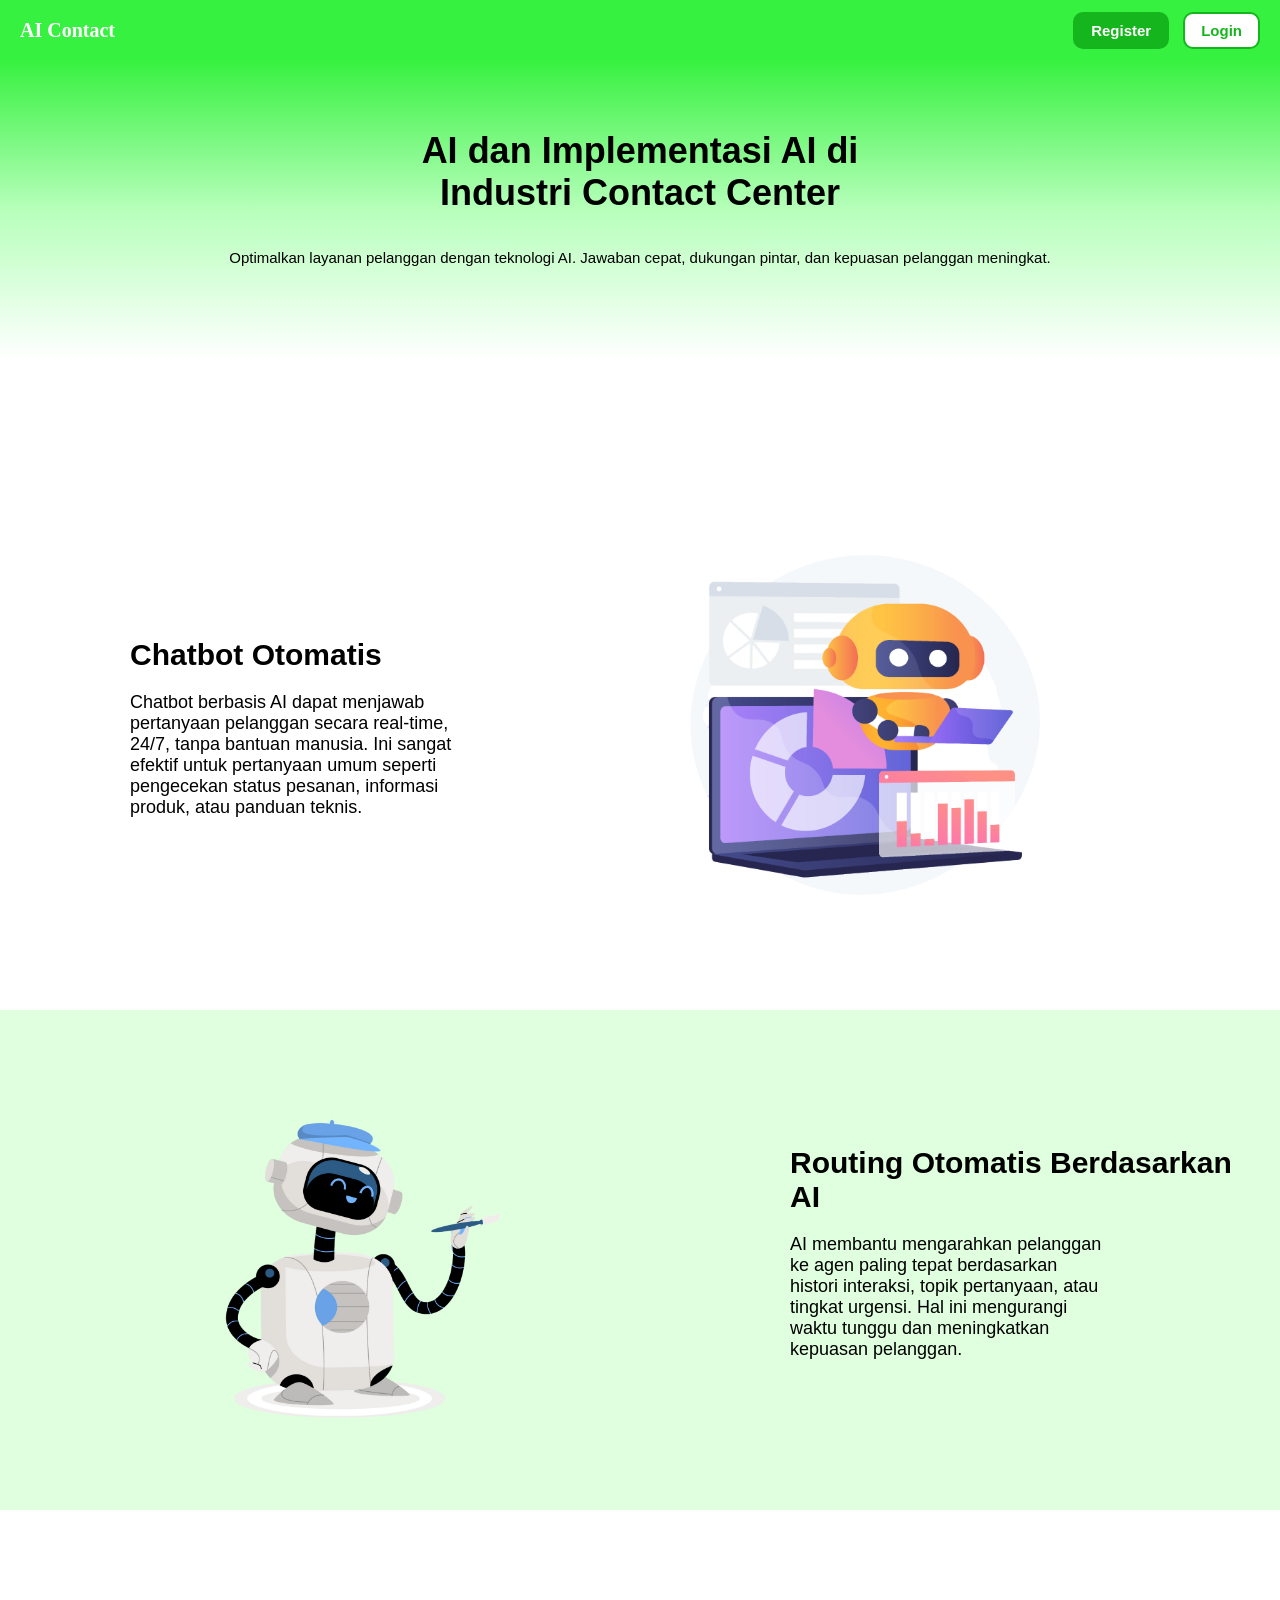
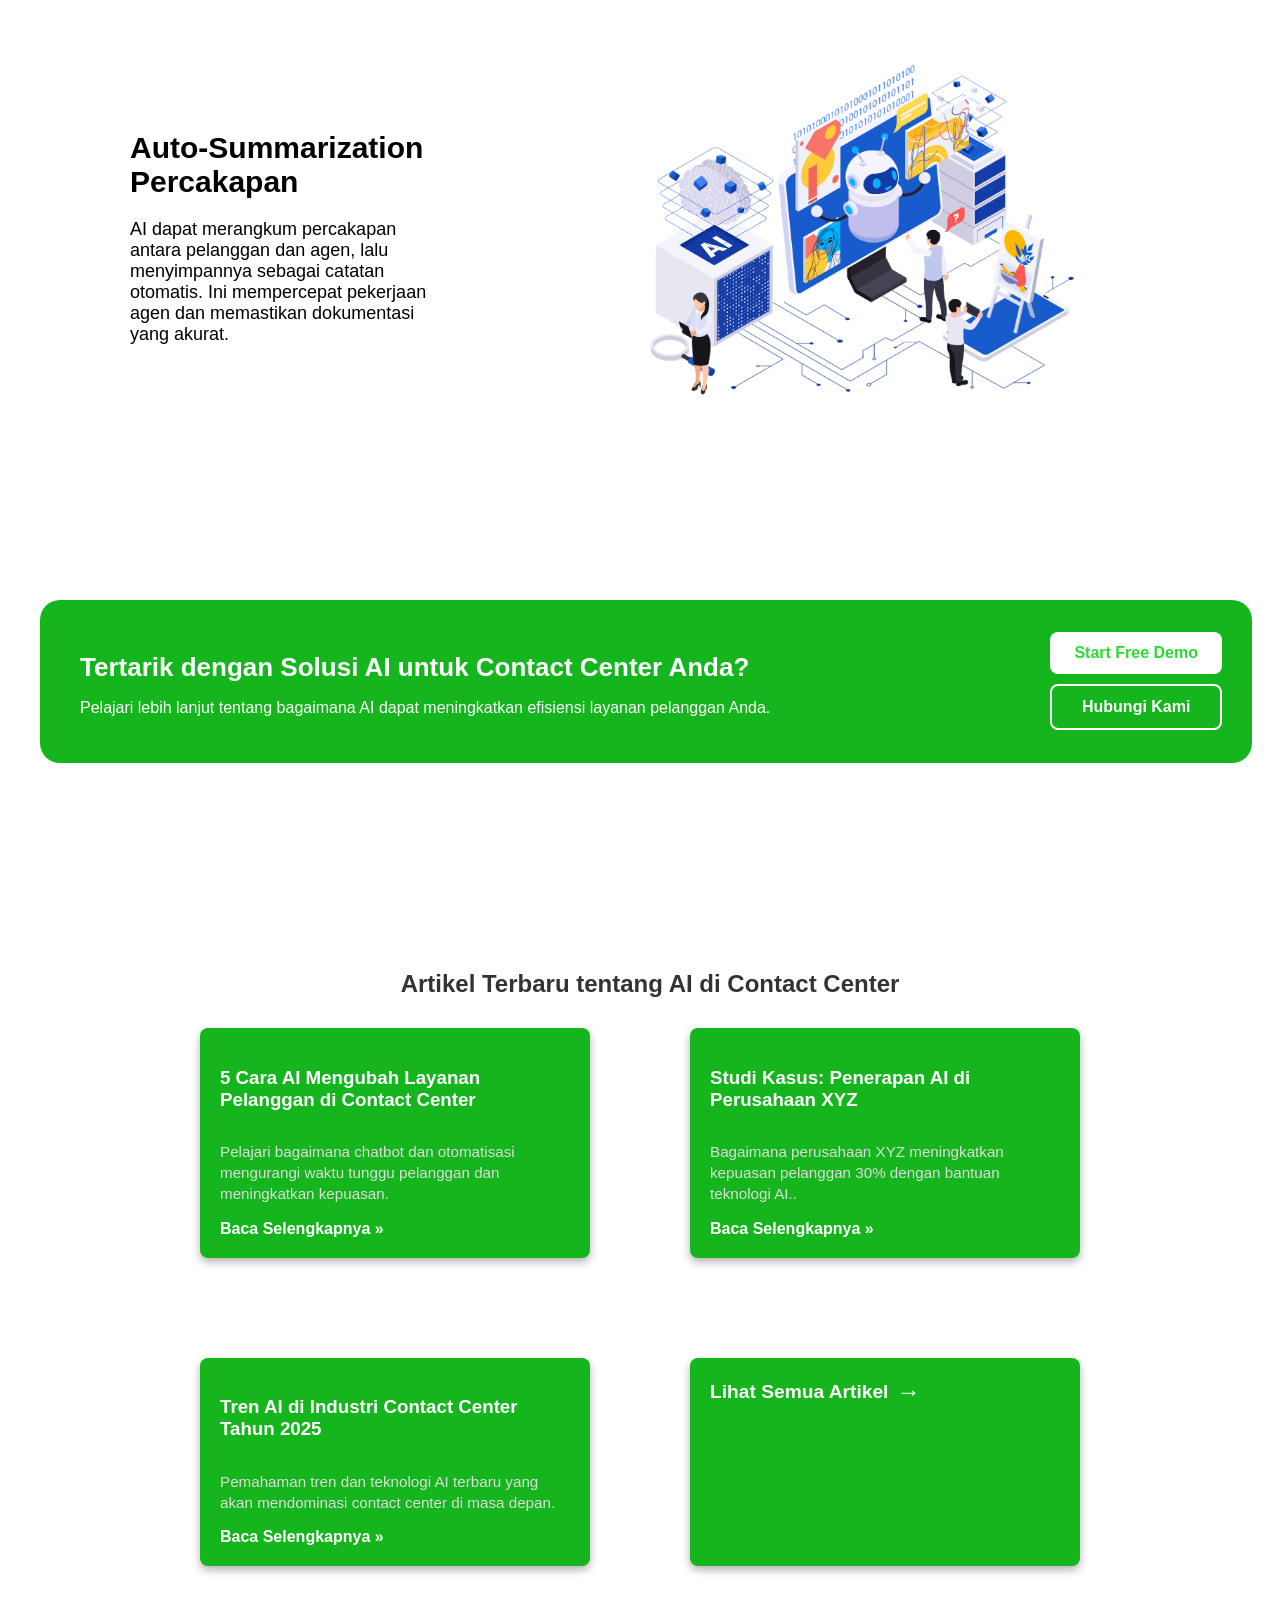
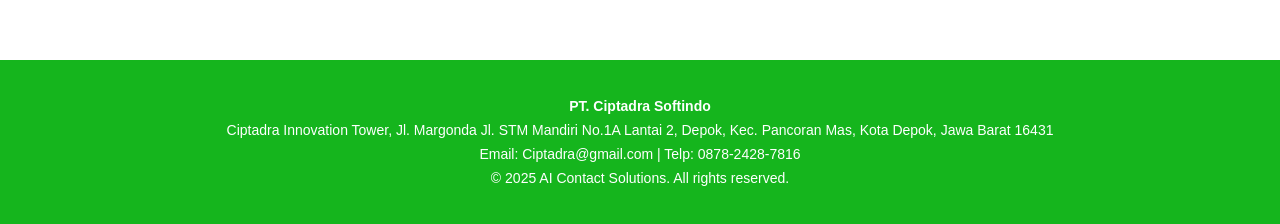
<file: index.html>
<!DOCTYPE html>
<html lang="id">
  <head>
    <meta charset="UTF-8" />
    <meta name="viewport" content="width=device-width, initial-scale=1.0, maximum-scale=1.0, user-scalable=no" />
    <title>Landing Page Multi-Halaman</title>
    <link rel="stylesheet" href="css/section1.css">
    <link rel="stylesheet" href="css/section2.css">
    <link rel="stylesheet" href="css/nav.css">
    <link rel="stylesheet" href="css/section3.css">
    <link rel="stylesheet" href="css/section4.css">
    <link rel="stylesheet" href="css/cta.css">
    <link rel="stylesheet" href="css/footer.css">
    <link rel="stylesheet" href="css/blog.css">
    <link rel="stylesheet" href="css/campur.css">
  </head>
  <body>
    <nav>
      <div class="logo-bot">
        <div class="logo">AI Contact</div>
      </div>
      <div class="menu">
        <p class="btn login" style="color: white">Register</p>
        <p class="btn register">Login</p>
      </div>
    </nav>

    <section id="section1" class="section-1">
      <h1 style="font-family:'Segoe UI', Tahoma, Geneva, Verdana, sans-serif;">AI dan Implementasi AI di Industri Contact Center</h1>
      <p>
        Optimalkan layanan pelanggan dengan teknologi AI. Jawaban cepat, dukungan pintar, dan kepuasan pelanggan meningkat.
      </p>
    </section>

    <section id="section2" class="section-2">
      <div class="content-wrapper">
        <div class="text">
          <h1>Chatbot Otomatis</h1>
          <p>
            Chatbot berbasis AI dapat menjawab pertanyaan pelanggan secara real-time, 24/7, tanpa bantuan manusia. 
            Ini sangat efektif untuk pertanyaan umum seperti pengecekan status pesanan, informasi produk, atau panduan teknis.
          </p>
        </div>
        <img src="image/robot-sec1.png" alt="Robot Image" />
      </div>
    </section>
    <section id="section3" class="section-3">
      <div class="content-wrapper">
        <img src="image/robot-sec2.png" alt="Sentiment Analysis Image" />
        <div class="text">
          <h1> Routing Otomatis Berdasarkan AI</h1>
          <p>
            AI membantu mengarahkan pelanggan ke agen paling tepat berdasarkan histori interaksi, topik pertanyaan, atau tingkat urgensi. 
            Hal ini mengurangi waktu tunggu dan meningkatkan kepuasan pelanggan.
          </p>
        </div>
      </div>
    </section>
    <section id="section4" class="section-4">
      <div class="content-wrapper">
        <div class="text">
          <h1>Auto-Summarization Percakapan</h1>
          <p>
            AI dapat merangkum percakapan antara pelanggan dan agen, lalu menyimpannya sebagai catatan otomatis. 
            Ini mempercepat pekerjaan agen dan memastikan dokumentasi yang akurat.
          </p>
        </div>
        <img src="image/robot-sec3.png" alt="Robot Image" />
      </div>
    </section>
    
    <section id="cta" class="cta-section">
      <div class="card-cta">
        <div class="cta-content">
          <div class="cta-text">
            <h2>Tertarik dengan Solusi AI untuk Contact Center Anda?</h2>
            <p>Pelajari lebih lanjut tentang bagaimana AI dapat meningkatkan efisiensi layanan pelanggan Anda.</p>
          </div>
          <div class="cta-buttons">
            <a href="#contact" class="cta-button">Start Free Demo</a>
            <a href="#contact" class="cta-button secondary">Hubungi Kami</a>
          </div>
        </div>
      </div>
    </section>

    <section id="artikel" class="artikel-section">
      <h2>Artikel Terbaru tentang AI di Contact Center</h2>
      <div class="artikel-cards">
        <div class="card">
          <h3>5 Cara AI Mengubah Layanan Pelanggan di Contact Center</h3>
          <p>Pelajari bagaimana chatbot dan otomatisasi mengurangi waktu tunggu pelanggan dan meningkatkan kepuasan.</p>
          <a href="#">Baca Selengkapnya &raquo;</a>
        </div>
        <div class="card">
          <h3>Studi Kasus: Penerapan AI di Perusahaan XYZ</h3>
          <p>Bagaimana perusahaan XYZ meningkatkan kepuasan pelanggan 30% dengan bantuan teknologi AI..</p>
          <a href="#">Baca Selengkapnya &raquo;</a>
        </div>
        <div class="card">
          <h3>Tren AI di Industri Contact Center Tahun 2025</h3>
          <p>Pemahaman tren dan teknologi AI terbaru yang akan mendominasi contact center di masa depan.</p>
          <a href="#">Baca Selengkapnya &raquo;</a>
        </div>
        <div class="card lihat-semua">
          <a href="#" class="lihat-semua-link">
            Lihat Semua Artikel
            <span class="arrow">→</span>
          </a>
        </div>
      </div>
    </section>

    <footer class="footer">
      <div class="footer-content">
        <p><strong>PT. Ciptadra Softindo</strong></p>
        <p>Ciptadra Innovation Tower, Jl. Margonda Jl. STM Mandiri No.1A Lantai 2, Depok, Kec. Pancoran Mas, Kota Depok, Jawa Barat 16431</p>
        <p>Email: Ciptadra@gmail.com | Telp: 0878-2428-7816</p>
        <p>&copy; 2025 AI Contact Solutions. All rights reserved.</p>
      </div>
    </footer>
  </body>
</html>
</file>
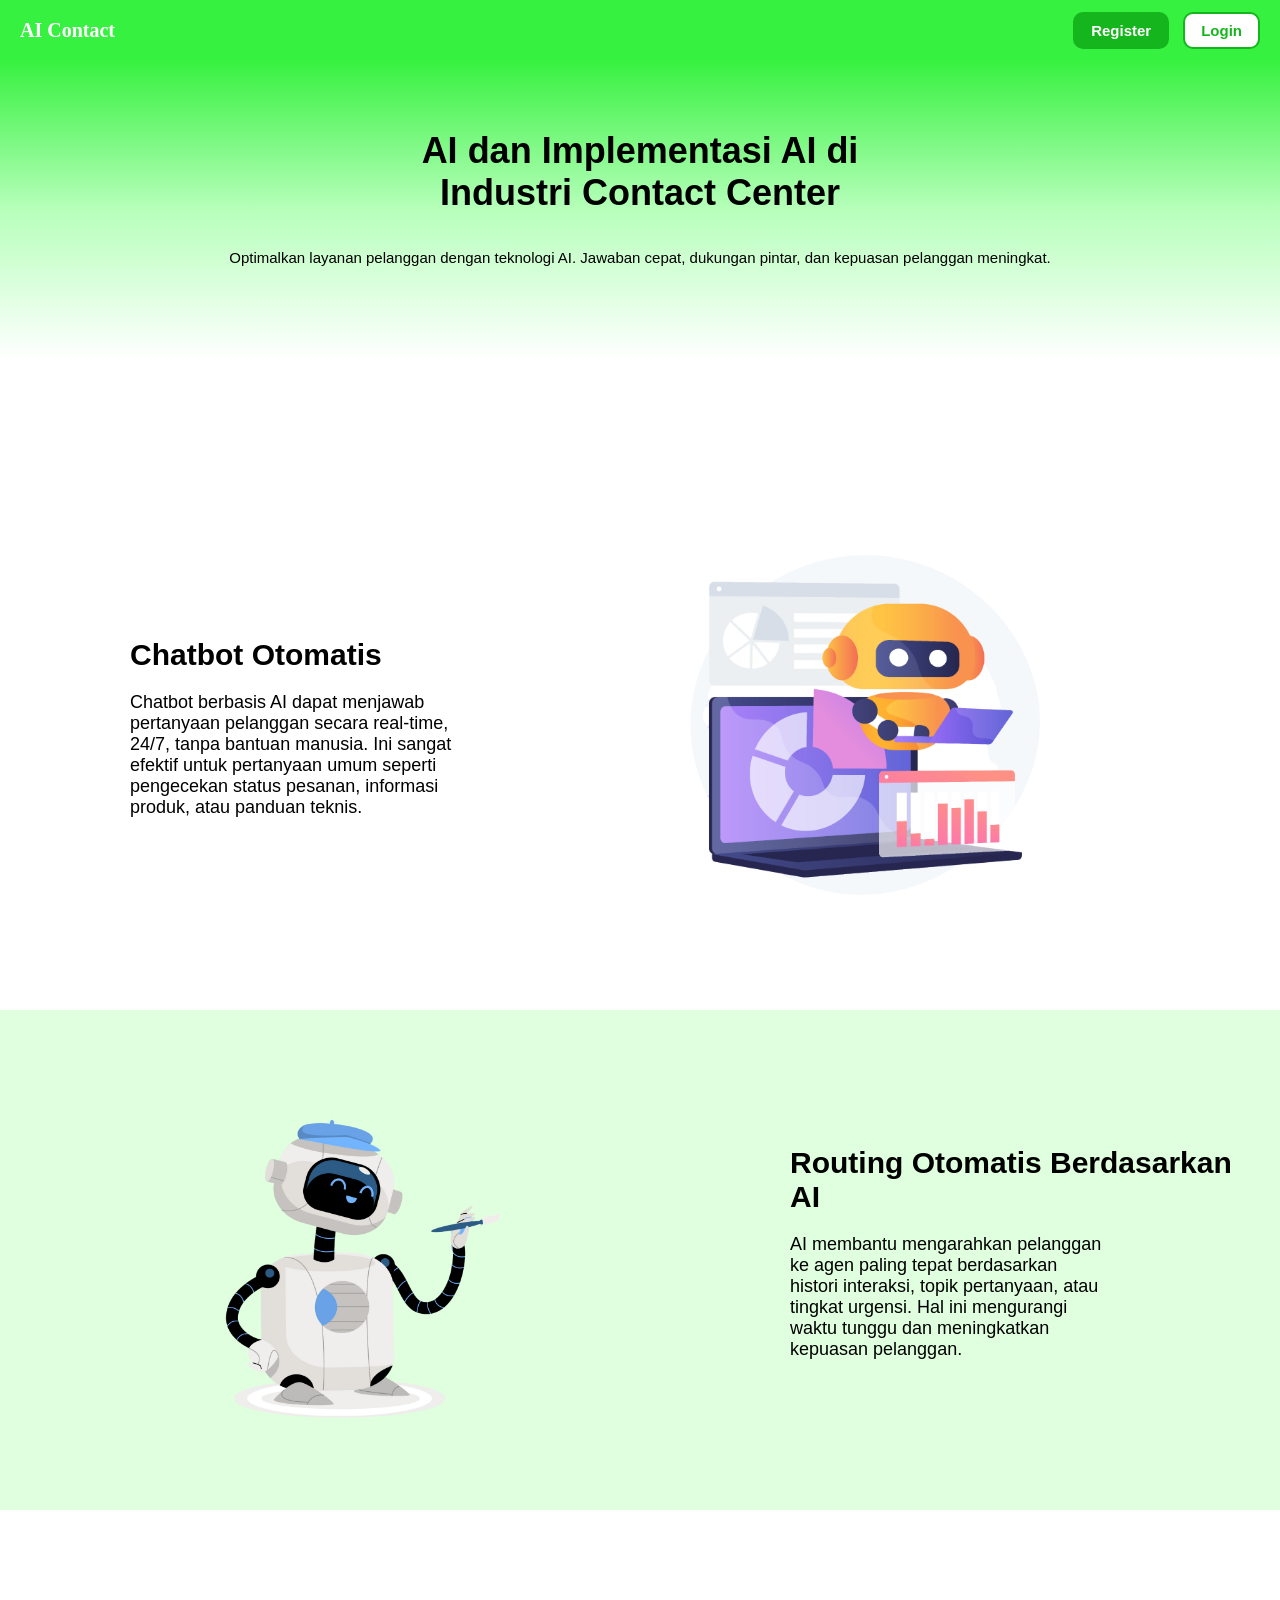
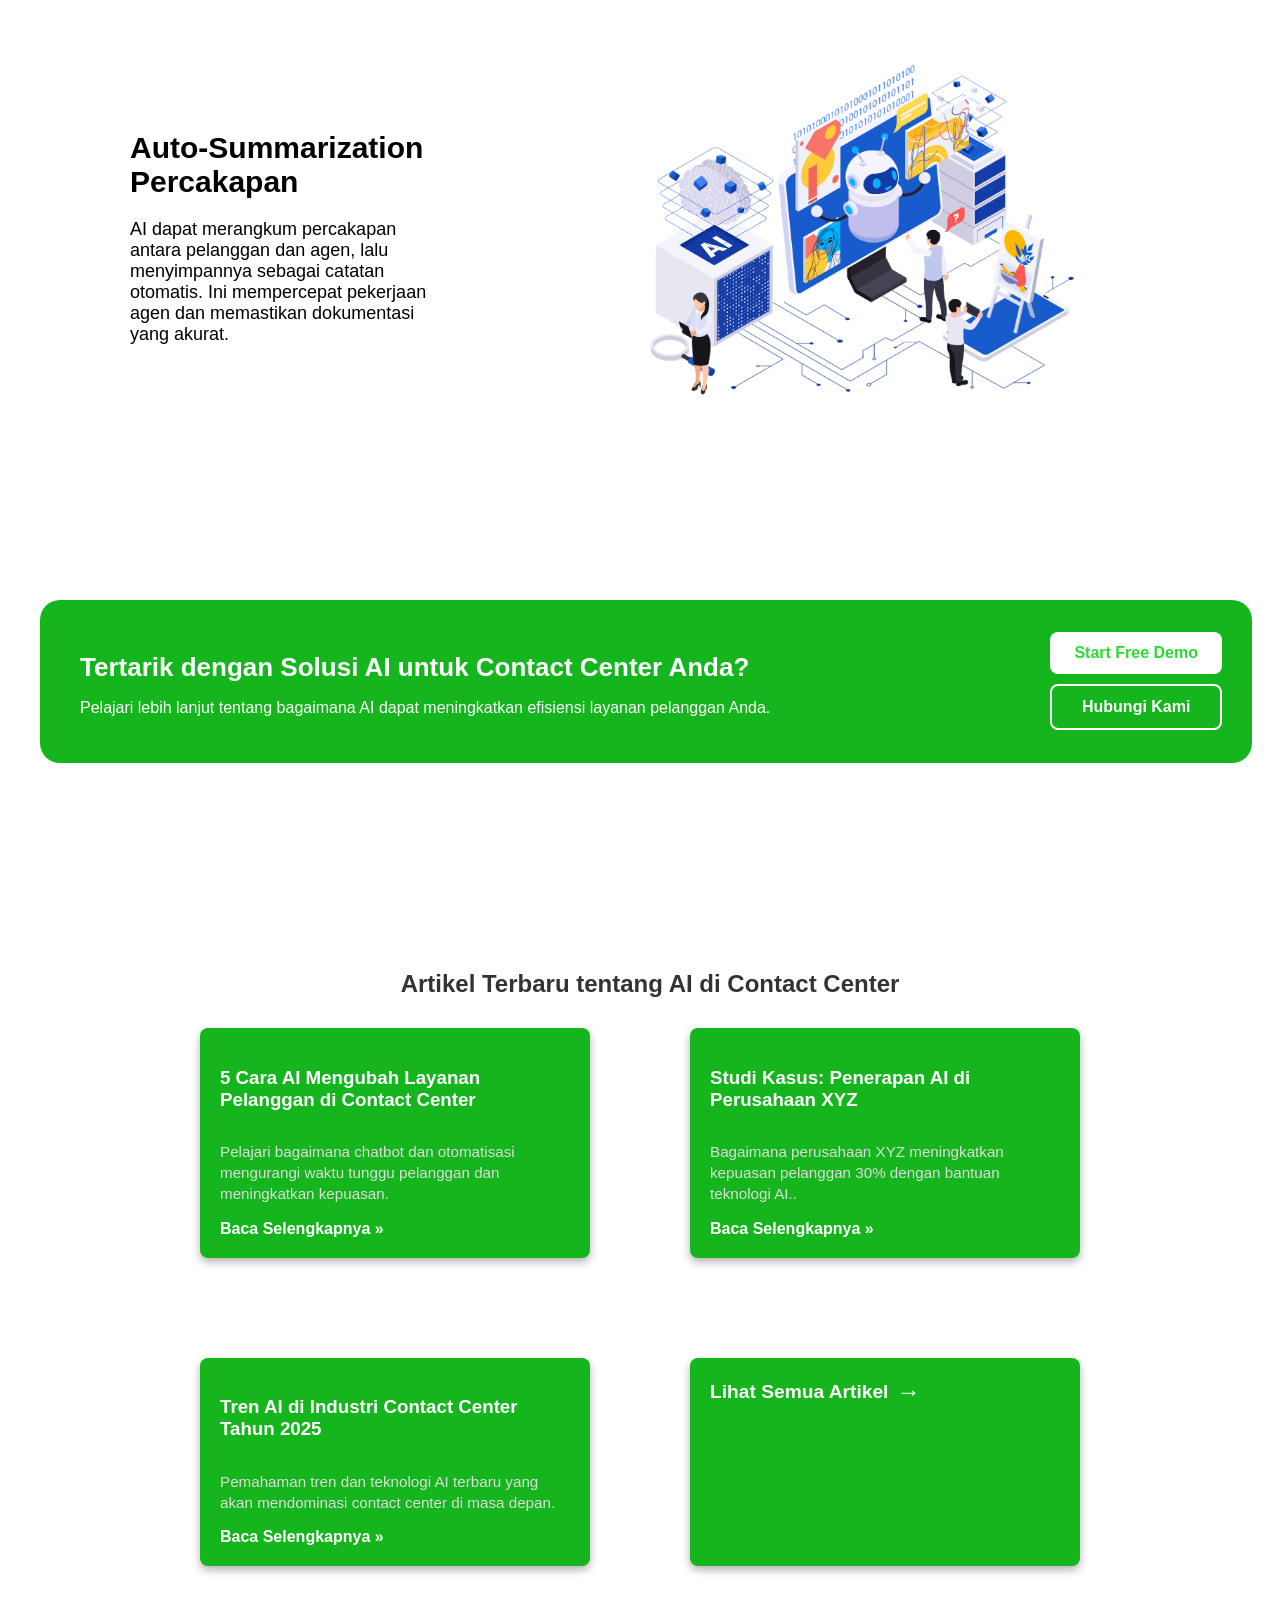
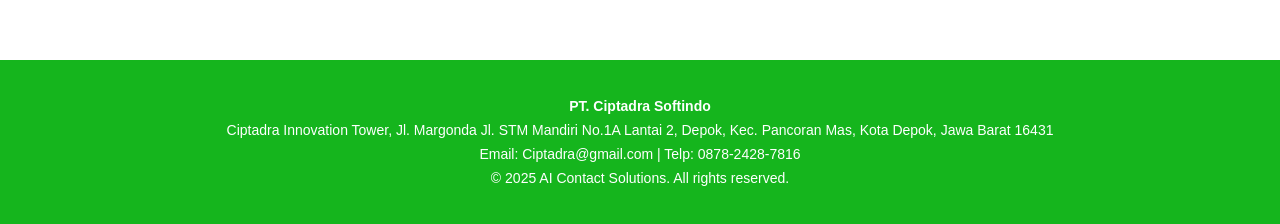
<file: html/index.html>
<!DOCTYPE html>
<html lang="id">
  <head>
    <meta charset="UTF-8" />
    <meta name="viewport" content="width=device-width, initial-scale=1.0, maximum-scale=1.0, user-scalable=no" />
    <title>Landing Page Multi-Halaman</title>
    <link rel="stylesheet" href="../css/section1.css">
    <link rel="stylesheet" href="../css/section2.css">
    <link rel="stylesheet" href="../css/nav.css">
    <link rel="stylesheet" href="../css/section3.css">
    <link rel="stylesheet" href="../css/section4.css">
    <link rel="stylesheet" href="../css/cta.css">
    <link rel="stylesheet" href="../css/footer.css">
    <link rel="stylesheet" href="../css/blog.css">
    <link rel="stylesheet" href="../css/campur.css">
  </head>
  <body>
    <nav>
      <div class="logo-bot">
        <div class="logo">AI Contact</div>
      </div>
      <div class="menu">
        <p class="btn login" style="color: white">Register</p>
        <p class="btn register">Login</p>
      </div>
    </nav>

    <section id="section1" class="section-1">
      <h1 style="font-family:'Segoe UI', Tahoma, Geneva, Verdana, sans-serif;">AI dan Implementasi AI di Industri Contact Center</h1>
      <p>
        Optimalkan layanan pelanggan dengan teknologi AI. Jawaban cepat, dukungan pintar, dan kepuasan pelanggan meningkat.
      </p>
    </section>

    <section id="section2" class="section-2">
      <div class="content-wrapper">
        <div class="text">
          <h1>Chatbot Otomatis</h1>
          <p>
            Chatbot berbasis AI dapat menjawab pertanyaan pelanggan secara real-time, 24/7, tanpa bantuan manusia. 
            Ini sangat efektif untuk pertanyaan umum seperti pengecekan status pesanan, informasi produk, atau panduan teknis.
          </p>
        </div>
        <img src="../image/robot-sec1.png" alt="Robot Image" />
      </div>
    </section>
    <section id="section3" class="section-3">
      <div class="content-wrapper">
        <img src="../image/robot-sec2.png" alt="Sentiment Analysis Image" />
        <div class="text">
          <h1> Routing Otomatis Berdasarkan AI</h1>
          <p>
            AI membantu mengarahkan pelanggan ke agen paling tepat berdasarkan histori interaksi, topik pertanyaan, atau tingkat urgensi. 
            Hal ini mengurangi waktu tunggu dan meningkatkan kepuasan pelanggan.
          </p>
        </div>
      </div>
    </section>
    <section id="section4" class="section-4">
      <div class="content-wrapper">
        <div class="text">
          <h1>Auto-Summarization Percakapan</h1>
          <p>
            AI dapat merangkum percakapan antara pelanggan dan agen, lalu menyimpannya sebagai catatan otomatis. 
            Ini mempercepat pekerjaan agen dan memastikan dokumentasi yang akurat.
          </p>
        </div>
        <img src="../image/robot-sec3.png" alt="Robot Image" />
      </div>
    </section>
    
    <section id="cta" class="cta-section">
      <div class="card-cta">
        <div class="cta-content">
          <div class="cta-text">
            <h2>Tertarik dengan Solusi AI untuk Contact Center Anda?</h2>
            <p>Pelajari lebih lanjut tentang bagaimana AI dapat meningkatkan efisiensi layanan pelanggan Anda.</p>
          </div>
          <div class="cta-buttons">
            <a href="#contact" class="cta-button">Start Free Demo</a>
            <a href="#contact" class="cta-button secondary">Hubungi Kami</a>
          </div>
        </div>
      </div>
    </section>

    <section id="artikel" class="artikel-section">
      <h2>Artikel Terbaru tentang AI di Contact Center</h2>
      <div class="artikel-cards">
        <div class="card">
          <h3>5 Cara AI Mengubah Layanan Pelanggan di Contact Center</h3>
          <p>Pelajari bagaimana chatbot dan otomatisasi mengurangi waktu tunggu pelanggan dan meningkatkan kepuasan.</p>
          <a href="#">Baca Selengkapnya &raquo;</a>
        </div>
        <div class="card">
          <h3>Studi Kasus: Penerapan AI di Perusahaan XYZ</h3>
          <p>Bagaimana perusahaan XYZ meningkatkan kepuasan pelanggan 30% dengan bantuan teknologi AI..</p>
          <a href="#">Baca Selengkapnya &raquo;</a>
        </div>
        <div class="card">
          <h3>Tren AI di Industri Contact Center Tahun 2025</h3>
          <p>Pemahaman tren dan teknologi AI terbaru yang akan mendominasi contact center di masa depan.</p>
          <a href="#">Baca Selengkapnya &raquo;</a>
        </div>
        <div class="card lihat-semua">
          <a href="#" class="lihat-semua-link">
            Lihat Semua Artikel
            <span class="arrow">→</span>
          </a>
        </div>
      </div>
    </section>

    <footer class="footer">
      <div class="footer-content">
        <p><strong>PT. Ciptadra Softindo</strong></p>
        <p>Ciptadra Innovation Tower, Jl. Margonda Jl. STM Mandiri No.1A Lantai 2, Depok, Kec. Pancoran Mas, Kota Depok, Jawa Barat 16431</p>
        <p>Email: Ciptadra@gmail.com | Telp: 0878-2428-7816</p>
        <p>&copy; 2025 AI Contact Solutions. All rights reserved.</p>
      </div>
    </footer>
  </body>
</html>
</file>
<file: css/section1.css>
body,
html {
  margin: 0;
  padding: 0;
  scroll-behavior: smooth;
}

::-webkit-scrollbar {
  width: 12px; 
  height: 12px; 
}


::-webkit-scrollbar-track {
  background: #ffffff;
  border-radius: 10px;
}


::-webkit-scrollbar-thumb {
  background-color: #5fcb38;
  border-radius: 10px;
  border: 3px solid #f0f0f0; 
}

/* Hover effect untuk thumb */
::-webkit-scrollbar-thumb:hover {
  background-color: #5fcb38;
}



section {
  height: 100vh;
  display: flex;
  flex-direction: column;
  padding: 40px;
  box-sizing: border-box;
}

.section-1 {
  background: linear-gradient(to bottom, #37f140, #b7ffbb, #ffffff); ;
  align-items: center;
  height: 300px;
  
}



.section-1 h1 {
  font-size: 36px;
  margin-bottom: 20px;
  max-width: 500px;
  text-align: center;
  color: linear-gradient(to bottom, #37f140, #ffffff);
}

.section-1 p {
  font-size: 15px;
 
  max-width: 80%;
  text-align: center;
  font-family: 'Segoe UI', Tahoma, Geneva, Verdana, sans-serif;
}
</file>
<file: css/section2.css>
.section-2 {
    margin-top: 100px;
    background-color: #ffffff;
    padding: 40px;
    height: 550px;
}
  
  .content-wrapper {
    display: flex;
    align-items: center;
    justify-content: space-between;
    gap: 50px;
    flex-wrap: wrap; /* untuk responsif */
  }
  
  .text {
    flex: 1;
    min-width: 300px;
    margin-left: 90px;
  }
  
  .section-2 h1 {
    font-size: 30px;
    margin-bottom: 20px;
    font-family: 'Segoe UI', Tahoma, Geneva, Verdana, sans-serif;
  }
  
  .section-2 p {
    font-size: 18px;
    max-width: 70%;
    font-family: 'Segoe UI', Tahoma, Geneva, Verdana, sans-serif;
  }
  
  .section-2 img {
    flex: 1;
    max-width: 450px;
    width: 100%;
    margin-right: 150px;
    height: auto;
  }
</file>
<file: css/nav.css>
nav {
    height: 40px;
    top: 30;
    left: 0;
    right: 0;
    background: #37f140;
    display: flex;
    justify-content: space-between;
    align-items: center;
    padding: 10px 20px;
    box-shadow: 0 2px 5px rgba(0, 0, 0, 0.1);
  }
  
  .menu a {
    display: inline-block;
    margin-left: 10px;
    text-decoration: none;
    font-weight:600;
    font-family:Arial, Helvetica, sans-serif;
    color: #767676;
  }
  .btn {
    display: inline-block;
    padding: 8px 16px;
    margin-left: 10px;
    border-radius: 10px;
    font-weight: bold;
    font-family:Arial, Helvetica, sans-serif;
    text-decoration: none;
    border: 2px solid #15b51d;
    transition: all 0.3s ease;
  }
  
  .login {
    background-color: #15b51d;
    font-size: 15px;
  }
  
  .register {
    background-color: #fff;
    color: #15b51d;
    font-size: 15px;
  
  }
  
  .logo {
    font-weight: bold;
    font-size: 20px;
    color: #ffffff;
    font-family: Georgia, "Times New Roman", Times, serif;
  }
  .logo-bot {
    display: flex;
    align-items: center; /* untuk menyelaraskan secara vertikal */
  }
</file>
<file: css/section3.css>
.section-3 {
    background-color: #dfffde;
    padding: 40px;
    height: 500px;
  }
  
  .section-3 .content-wrapper {
    display: flex;
    align-items: center;
    justify-content: space-between;
    gap: 40px;
    flex-wrap: wrap;
  }
  
  .section-3 .text {
    flex: 1;
    min-width: 300px;
    margin-left: 160px;
  }
  
  .section-3 h1 {
    font-size: 30px;
    margin-bottom: 20px;
    font-family: 'Segoe UI', Tahoma, Geneva, Verdana, sans-serif;
  }
  
  .section-3 p {
    font-size: 18px;
    max-width: 70%;
    font-family: 'Segoe UI', Tahoma, Geneva, Verdana, sans-serif;
  }
  
  .section-3 img {
    flex: 1;
    max-width: 400px;
    width: 100%;
    height: auto;
    margin-left: 150px;
  }
  
  /* Responsif */
  @media (max-width: 768px) {
    .section-3 .content-wrapper {
      flex-direction: column;
      text-align: center;
    }
  }
</file>
<file: css/section4.css>
.section-4 {
    margin-top: 100px;
    background-color: #ffffff;
    padding: 40px;
    height: 550px;
}
  
  .content-wrapper {
    display: flex;
    align-items: center;
    justify-content: space-between;
    gap: 50px;
    flex-wrap: wrap; /* untuk responsif */
  }
  
  .section-4 .text {
    flex: 1;
    min-width: 300px;
    margin-left: 90px;
  }
  
  .section-4 h1 {
    font-size: 30px;
    margin-bottom: 20px;
    font-family: 'Segoe UI', Tahoma, Geneva, Verdana, sans-serif;
  }
  
  .section-4 p {
    font-size: 18px;
    max-width: 70%;
    font-family: 'Segoe UI', Tahoma, Geneva, Verdana, sans-serif;
  }
  
  .section-4 img {
    flex: 1;
    max-width: 450px;
    width: 10%;
    margin-right: 150px;
    height: auto;
  }
</file>
<file: css/cta.css>
.cta-section {
    height: 350px;
}
.card-cta {
    margin: 0;
    width: 96%;
    background-color: #15b51d;
    border-radius: 20px;
    color: white;
    font-family: 'Segoe UI', Tahoma, Geneva, Verdana, sans-serif;
    padding: 30px;
  }
  
  .cta-content {
    display: flex;
    justify-content: space-between;
    align-items: center;
    gap: 20px;
    flex-wrap: wrap; /* agar tetap rapi di mobile */
  }
  
  .cta-text {
    flex: 1;
    margin-left: 10px;
  }
  
  .cta-text h2 {
    font-size: 26px;
    margin-bottom: 10px;
  }
  
  .cta-text p {
    font-size: 16px;
  }
  
  .cta-buttons {
    display: flex;
    flex-direction: column;
    gap: 10px;
  }
  
  .cta-button {
    background-color: white;
    color: #2adb33;
    padding: 12px 24px;
    border-radius: 8px;
    text-decoration: none;
    font-weight: bold;
    text-align: center;
    transition: background 0.3s ease;
  }
  
  .cta-button:hover {
    background-color: #e0e0e0;
  }
  
  .cta-button.secondary {
    background-color: transparent;
    border: 2px solid white;
    color: white;
  }
  
  /* Optional: responsif */
  @media (max-width: 768px) {
    .cta-content {
      flex-direction: column;
      text-align: center;
    }
  
    .cta-buttons {
      flex-direction: row;
      justify-content: center;
      flex-wrap: wrap;
    }
  }
</file>
<file: css/footer.css>
.footer {
    background-color: #15b51d;
    color: white;
    text-align: center;
    padding: 30px 20px;
    font-family: 'Segoe UI', Tahoma, Geneva, Verdana, sans-serif;
  }
  
  .footer-content p {
    margin: 8px 0;
    font-size: 14px;
  }
</file>
<file: css/blog.css>
.artikel-section {
    background-color: #ffff;
    font-family:'Segoe UI', Tahoma, Geneva, Verdana, sans-serif;
    height: 750px;
  }
  
  .artikel-section h2 {
    text-align: center;
    margin-left: 20px;
    margin-bottom: 30px;
    color:#333;
    font-family:'Segoe UI', Tahoma, Geneva, Verdana, sans-serif
  }
  
  .artikel-cards {
    display: flex;
    gap: 100px;
    justify-content: center;
    flex-wrap: wrap;
    max-width: 1600px;
  }
  
  .artikel-cards .card {
    background-color: #15b51d;
    padding: 20px;
    border-radius: 8px;
    flex: 1 1 300px;
    max-width: 350px;
    box-shadow: 0 4px 8px rgba(0,0,0,0.3);
    display: flex;
    flex-direction: column;
    justify-content: space-between;
  }
  
  .artikel-cards .card h3 {
    color: white;
    margin-bottom: 15px;
    font-family: 'Segoe UI', Tahoma, Geneva, Verdana, sans-serif;
  }
  
  .artikel-cards .card p {
    flex-grow: 1;
    font-size: 0.95rem;
    line-height: 1.4;
    color: #ddd;
    margin-bottom: 15px;
  }
  
  .artikel-cards .card a {
    color: white;
    text-decoration: none;
    font-weight: bold;
    align-self: flex-start;
    transition: color 0.3s ease;
  }
  
  .artikel-cards .card a:hover {
    color: rgb(30, 218, 42);
  }
  .lihat-semua {
    background-color: rgb(25, 215, 63); 
    display: flex;
    justify-content: center;
    align-items: center;
    cursor: pointer;
    transition: background-color 0.3s ease;
  }
  
  .lihat-semua:hover {
    background-color: rgb(42, 173, 53);
  }
  
  .lihat-semua-link {
    color: white;
    font-weight: bold;
    font-size: 1.2rem;
    text-decoration: none;
    display: flex;
    align-items: center;
    gap: 8px;
  }
  
  .arrow {
    font-size: 1.5rem;
    transition: transform 0.3s ease;
  }
  
  .lihat-semua:hover .arrow {
    transform: translateX(5px);
  }
</file>
<file: css/campur.css>
@media (max-width: 768px) {
    nav {
      flex-direction: column;
      height: auto;
      padding: 15px 10px;
    }
    
    .logo-bot {
      margin-bottom: 10px;
    }
    
    .menu {
      width: 100%;
      display: flex;
      justify-content: center;
      gap: 10px;
    }
    
    .btn {
      padding: 6px 12px;
      font-size: 14px;
      margin: 0 5px;
    }
    
    /* Section 1 adjustments */
    .section-1 {
      height: auto;
      padding: 60px 20px 40px;
      text-align: center;
    }
    
    .section-1 h1 {
      font-size: 24px;
      margin: 0 auto 15px;
    }
    
    .section-1 p {
      font-size: 14px;
      max-width: 95%;
      margin: 0 auto;
    }
    
    /* Content sections adjustments */
    section {
      height: auto;
      padding: 40px 20px;
    }
    
    .section-2, .section-3, .section-4 {
      height: auto;
      padding: 40px 20px;
    }
    
    .content-wrapper {
      flex-direction: column;
      gap: 30px;
    }
    
    .text {
      margin-left: 0 !important;
      text-align: center;
      min-width: 100%;
    }
    
    .section-2 p, .section-3 p, .section-4 p {
      font-size: 16px;
      max-width: 100%;
      margin: 0 auto;
    }
    
    .section-2 img, .section-3 img, .section-4 img {
      max-width: 80%;
      margin: 0 auto !important;
    }
    
    .section-4 img {
      width: 80%;
    }
    
    .cta-section {
      height: auto;
      padding: 30px 15px;
    }
    
    .card-cta {
    justify-content: center;
    text-align: center;
      width: 90%;
      padding: 25px 15px;
    }
    
    .cta-text h2 {
      font-size: 22px;
      text-align: center;
    }
    
    .cta-text p {
      font-size: 14px;
      text-align: center;
    }
    
    .cta-buttons {
      width: 80%;
      margin-top: 20px;
    }
    
    .cta-button {
      width: 100%;
    }
    
    /* Articles section adjustments */
    .artikel-section {
      height: auto;
      padding-bottom: 40px;
    }
    
    .artikel-cards {
      gap: 20px;
      padding: 0 10px;
    }
    
    .artikel-cards .card {
      max-width: 100%;
    }
    
    /* Footer adjustments */
    .footer {
      padding: 20px 15px;
    }
    
    .footer-content p {
      font-size: 12px;
    }
  }
  
  /* Additional small screen adjustments */
  @media (max-width: 480px) {
    .section-1 h1 {
      font-size: 20px;
    }
    
    .section-2 h1, .section-3 h1, .section-4 h1 {
      font-size: 22px;
    }
    
    .section-2 img, .section-3 img, .section-4 img {
      max-width: 95%;
    }
    
    .artikel-cards .card {
      padding: 15px;
    }
    
    .artikel-cards .card h3 {
      font-size: 18px;
    }
  }
  
  /* Fix for sections that don't need to be 100vh on mobile */
  @media (max-width: 768px) {
    section {
      min-height: auto;
    }
  }
</file>
